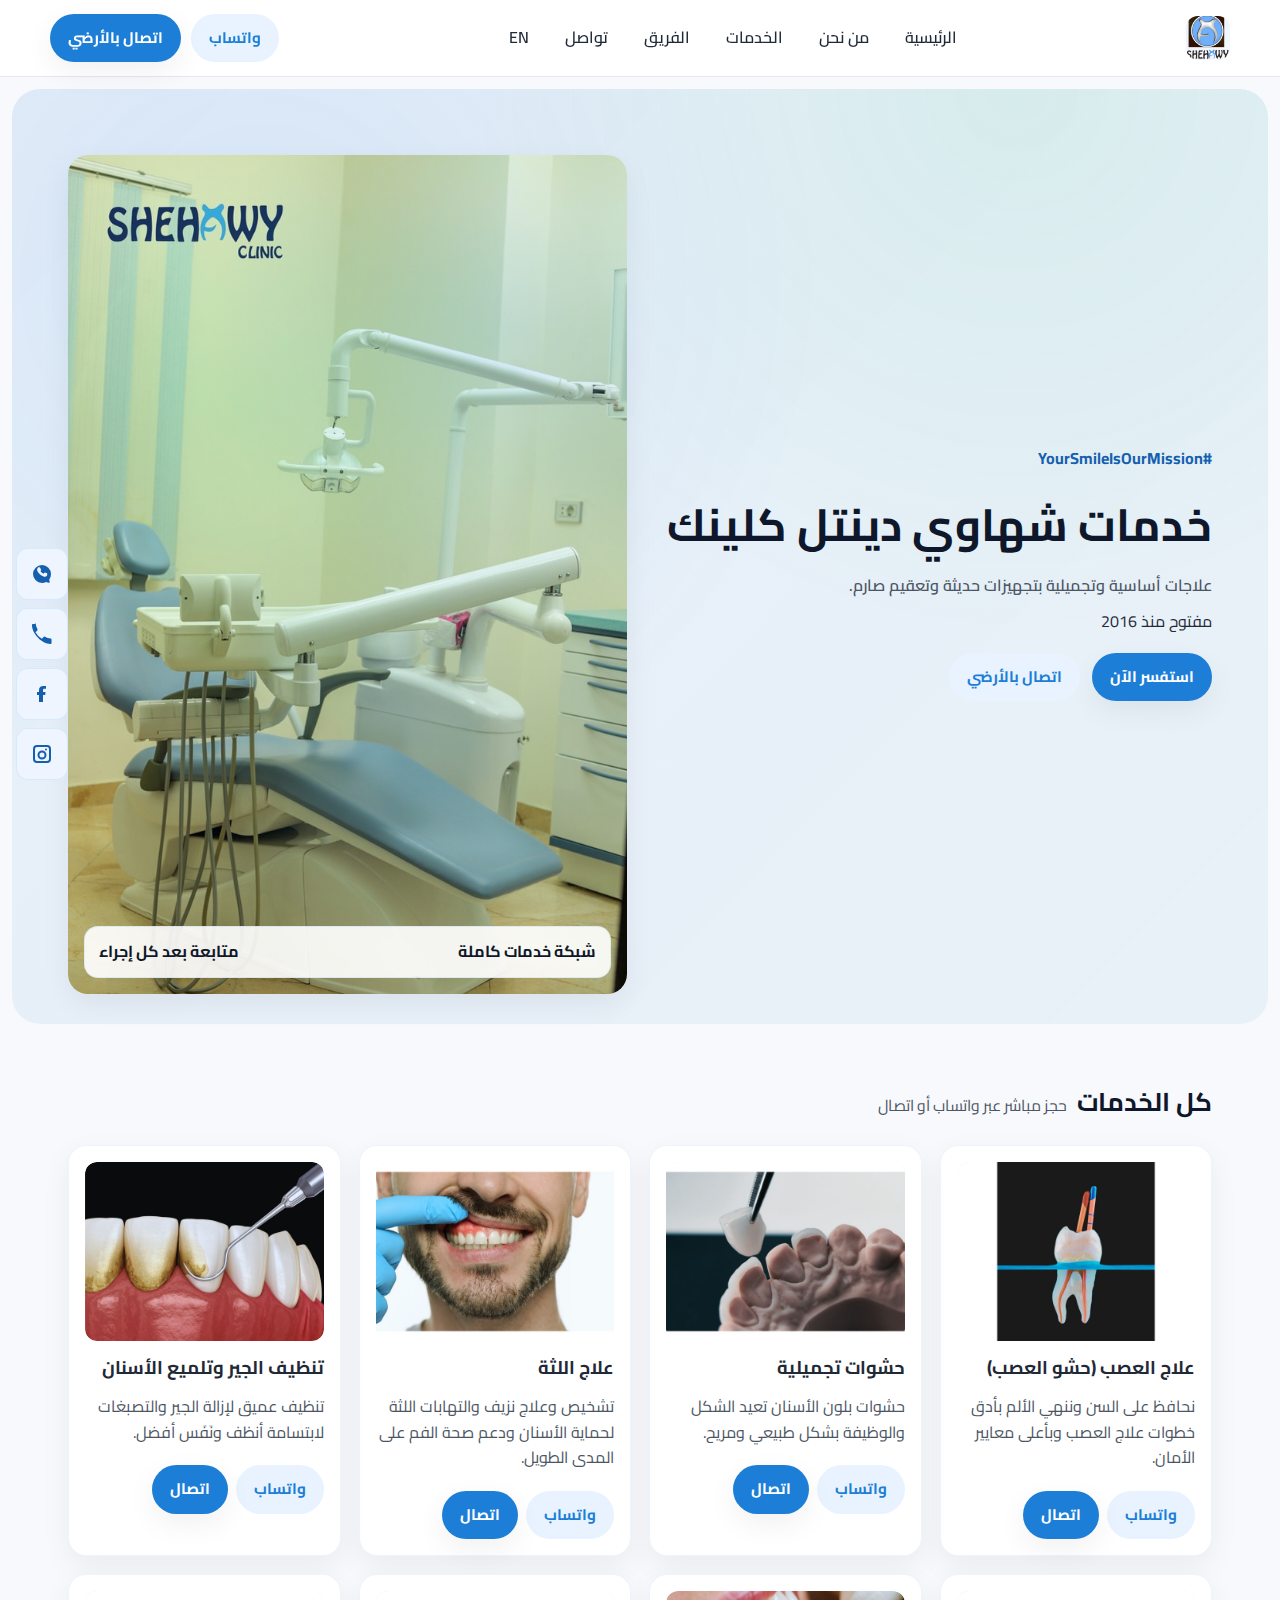
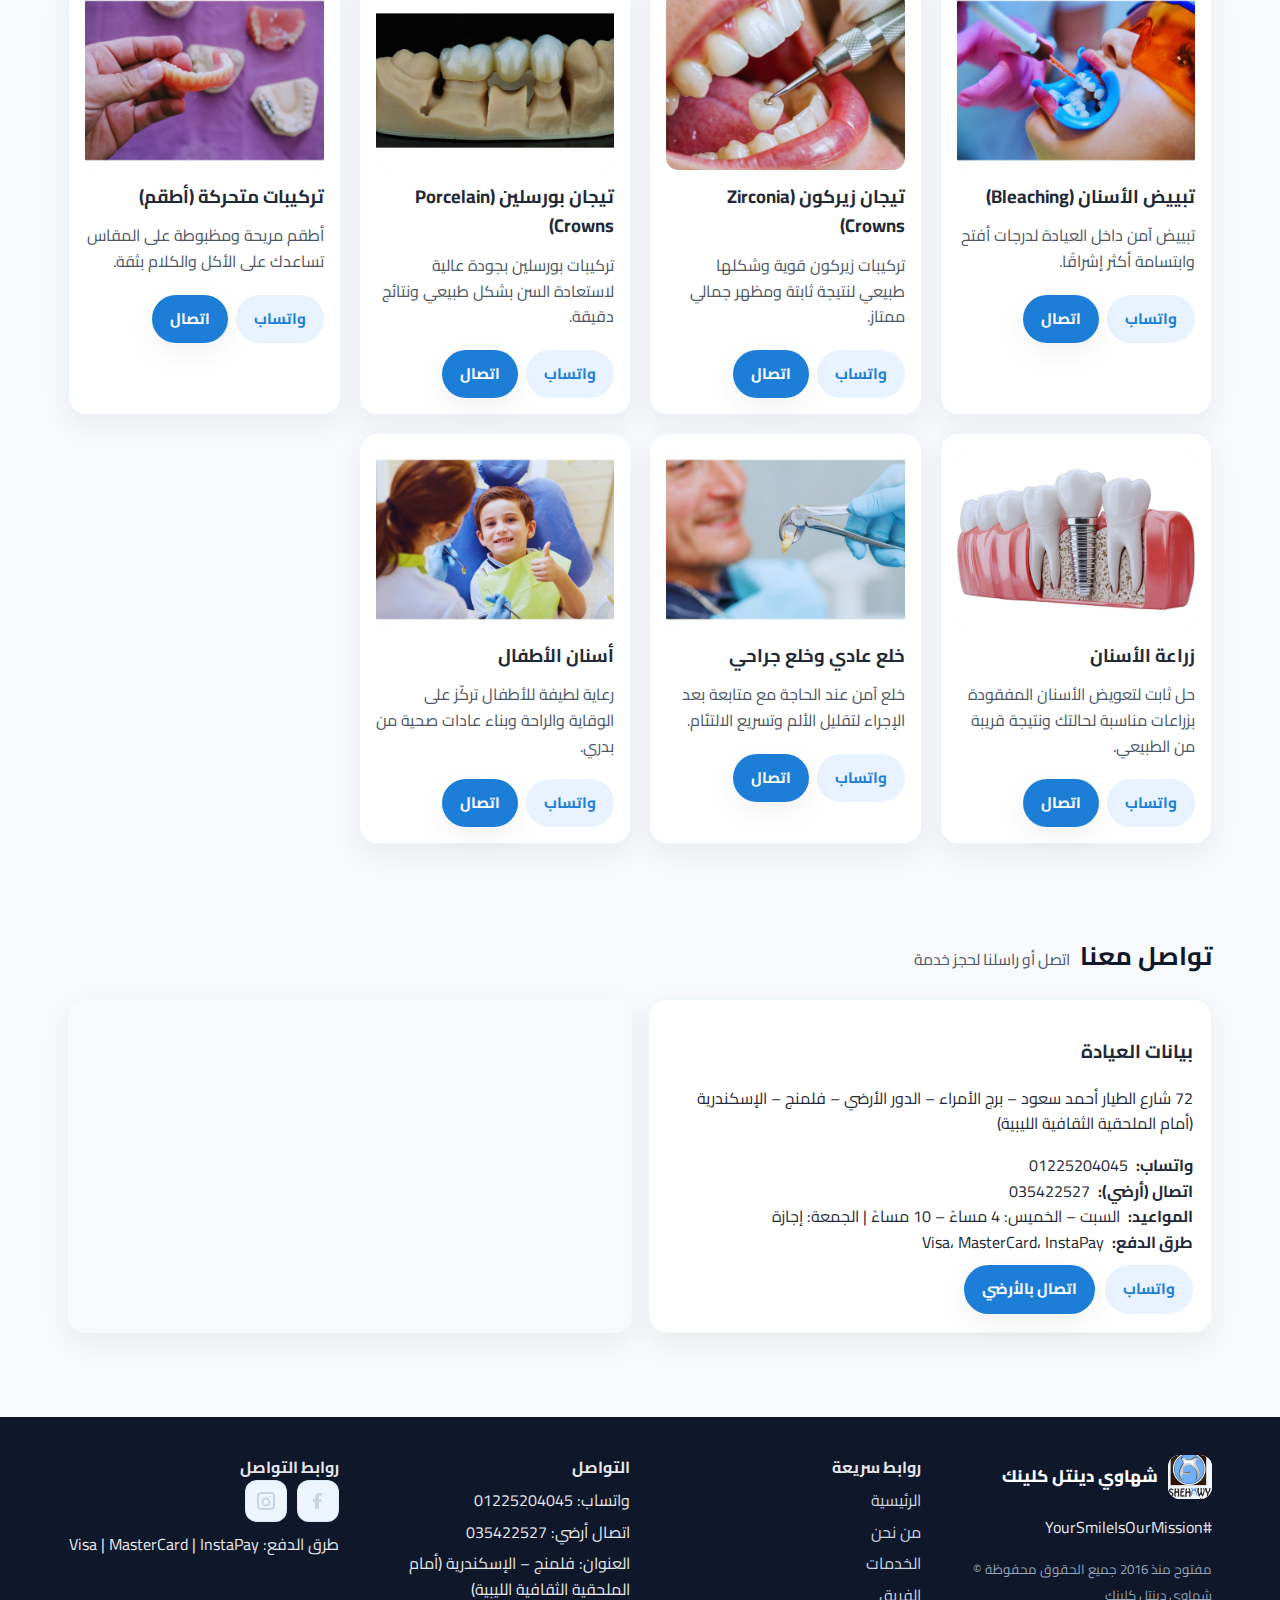
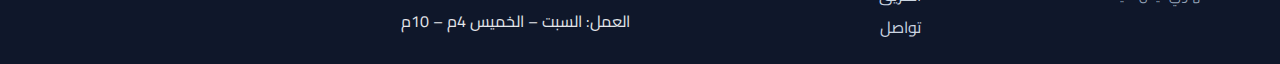
<file: services/index.html>
<!DOCTYPE html>
<html lang="ar" dir="rtl">
<head>
  <meta charset="UTF-8">
  <meta name="viewport" content="width=device-width, initial-scale=1.0">
  <title>الخدمات | شهاوي دينتل كلينك</title>
  <meta name="description" content="جميع خدمات شهاوي دينتل كلينك: علاج العصب، حشوات تجميلية، علاج اللثة، تبييض الأسنان، التركيبات، الزراعة والمزيد.">
  <link rel="icon" href="../assets/favicon.png">
  <link rel="stylesheet" href="../styles/main.css">
  <meta property="og:type" content="website">
  <meta property="og:title" content="الخدمات | شهاوي دينتل كلينك">
  <meta property="og:description" content="تعرف على خدمات الأسنان المتكاملة مع فريق شهاوي دينتل كلينك في فلمنج.">
  <meta property="og:image" content="https://shehawydentalclinic.com/assets/Logos1.png">
  <meta property="og:url" content="https://shehawydentalclinic.com/services/">
  <link rel="alternate" hreflang="ar" href="https://shehawydentalclinic.com/services/">
  <link rel="alternate" hreflang="en" href="https://shehawydentalclinic.com/en/services/">
  <link rel="canonical" href="https://shehawydentalclinic.com/services/">
  <script type="application/ld+json">
  {
    "@context": "https://schema.org",
    "@type": "Dentist",
    "name": "شهاوي دينتل كلينك",
    "image": "https://shehawydentalclinic.com/assets/Logos1.png",
    "url": "https://shehawydentalclinic.com/",
    "telephone": "+20 3 542 2527",
    "address": {
      "@type": "PostalAddress",
      "streetAddress": "72 شارع الطيار أحمد سعود – برج الأمراء – الدور الأرضي – فلمنج (أمام الملحقية الثقافية الليبية)",
      "addressLocality": "الإسكندرية",
      "addressCountry": "EG"
    },
    "openingHoursSpecification": [{
      "@type": "OpeningHoursSpecification",
      "dayOfWeek": ["Saturday","Sunday","Monday","Tuesday","Wednesday","Thursday"],
      "opens": "16:00",
      "closes": "22:00"
    }],
    "sameAs": [
      "https://www.facebook.com/SHDC2016",
      "https://www.instagram.com/shdc2016"
    ]
  }
  </script>
</head>
<body class="lang-ar page">
  <header class="site-header" id="top">
    <div class="container header-content">
      <div class="logo-wrap">
        <span class="logo-image"><img src="../assets/Logos1.png" alt="شعار شهاوي دينتل كلينك"></span>
        <span class="logo-text">شهاوي دينتل كلينك</span>
      </div>
      <nav class="main-nav" aria-label="التنقل الرئيسي">
        <a class="nav-link" href="../">الرئيسية</a>
        <a class="nav-link" href="../#about">من نحن</a>
        <a class="nav-link" href="./">الخدمات</a>
        <a class="nav-link" href="../team/">الفريق</a>
        <a class="nav-link" href="#contact">تواصل</a>
        <a class="nav-link" href="../en/services/" data-language-toggle="en">EN</a>
      </nav>
      <div class="header-actions">
        <a class="cta cta-secondary" href="https://wa.me/201225204045">واتساب</a>
        <a class="cta cta-primary" href="tel:+2035422527">اتصال بالأرضي</a>
        <button class="menu-toggle" aria-label="فتح القائمة" aria-expanded="false">☰</button>
      </div>
    </div>
    <div class="mobile-panel" aria-label="قائمة الهاتف">
      <a class="nav-link" href="../">الرئيسية</a>
      <a class="nav-link" href="../#about">من نحن</a>
      <a class="nav-link" href="./">الخدمات</a>
      <a class="nav-link" href="../team/">الفريق</a>
      <a class="nav-link" href="#contact">تواصل</a>
      <div class="quick-actions">
        <a class="cta cta-secondary" href="https://wa.me/201225204045">واتساب</a>
        <a class="cta cta-primary" href="tel:+2035422527">اتصال بالأرضي</a>
      </div>
      <a class="cta cta-secondary" href="../en/services/" data-language-toggle="en">English</a>
    </div>
  </header>

  <main>
    <section class="hero" aria-labelledby="services-title">
      <div class="container hero-grid">
        <div>
          <p class="hero-hashtag">#YourSmileIsOurMission</p>
          <h1 class="hero-title" id="services-title">خدمات شهاوي دينتل كلينك</h1>
          <p class="hero-subtitle">علاجات أساسية وتجميلية بتجهيزات حديثة وتعقيم صارم.</p>
          <div class="trust-pill">مفتوح منذ 2016</div>
          <div class="hero-actions">
            <a class="cta cta-primary" href="https://wa.me/201225204045">استفسر الآن</a>
            <a class="cta cta-secondary" href="tel:+2035422527">اتصال بالأرضي</a>
          </div>
        </div>
        <div class="hero-image" aria-hidden="true">
          <img src="../assets/clinic3.jpeg" alt="غرفة العيادة">
          <div class="hero-pattern"></div>
          <div class="hero-badge">
            <span>شبكة خدمات كاملة</span>
            <span>متابعة بعد كل إجراء</span>
          </div>
        </div>
      </div>
    </section>

    <section class="section">
      <div class="container">
        <div class="section-heading">
          <h2 class="section-title">كل الخدمات</h2>
          <p class="section-subtitle">حجز مباشر عبر واتساب أو اتصال</p>
        </div>
        <div class="card-grid">
          <div class="card">
            <div class="media-frame">
              <img loading="lazy" src="../assets/services/RCT.jpg" alt="علاج العصب">
            </div>
            <h3>علاج العصب (حشو العصب)</h3>
            <p>نحافظ على السن وننهي الألم بأدق خطوات علاج العصب وبأعلى معايير الأمان.</p>
            <div class="card-actions">
              <a class="cta cta-secondary" href="https://wa.me/201225204045">واتساب</a>
              <a class="cta cta-primary" href="tel:+2035422527">اتصال</a>
            </div>
          </div>
          <div class="card">
            <div class="media-frame">
              <img loading="lazy" src="../assets/services/veneer.jpg" alt="حشوات تجميلية">
            </div>
            <h3>حشوات تجميلية</h3>
            <p>حشوات بلون الأسنان تعيد الشكل والوظيفة بشكل طبيعي ومريح.</p>
            <div class="card-actions">
              <a class="cta cta-secondary" href="https://wa.me/201225204045">واتساب</a>
              <a class="cta cta-primary" href="tel:+2035422527">اتصال</a>
            </div>
          </div>
          <div class="card">
            <div class="media-frame">
              <img loading="lazy" src="../assets/services/gum.jpg" alt="علاج اللثة">
            </div>
            <h3>علاج اللثة</h3>
            <p>تشخيص وعلاج نزيف والتهابات اللثة لحماية الأسنان ودعم صحة الفم على المدى الطويل.</p>
            <div class="card-actions">
              <a class="cta cta-secondary" href="https://wa.me/201225204045">واتساب</a>
              <a class="cta cta-primary" href="tel:+2035422527">اتصال</a>
            </div>
          </div>
          <div class="card">
            <div class="media-frame">
              <img loading="lazy" src="../assets/services/scaling.jpg" alt="تنظيف الجير">
            </div>
            <h3>تنظيف الجير وتلميع الأسنان</h3>
            <p>تنظيف عميق لإزالة الجير والتصبغات لابتسامة أنظف ونَفَس أفضل.</p>
            <div class="card-actions">
              <a class="cta cta-secondary" href="https://wa.me/201225204045">واتساب</a>
              <a class="cta cta-primary" href="tel:+2035422527">اتصال</a>
            </div>
          </div>
          <div class="card">
            <div class="media-frame">
              <img loading="lazy" src="../assets/services/bleach.jpg" alt="تبييض الأسنان">
            </div>
            <h3>تبييض الأسنان (Bleaching)</h3>
            <p>تبييض آمن داخل العيادة لدرجات أفتح وابتسامة أكثر إشراقًا.</p>
            <div class="card-actions">
              <a class="cta cta-secondary" href="https://wa.me/201225204045">واتساب</a>
              <a class="cta cta-primary" href="tel:+2035422527">اتصال</a>
            </div>
          </div>
          <div class="card">
            <div class="media-frame">
              <img loading="lazy" src="../assets/services/zir.jpg" alt="تيجان زيركون">
            </div>
            <h3>تيجان زيركون (Zirconia Crowns)</h3>
            <p>تركيبات زيركون قوية وشكلها طبيعي لنتيجة ثابتة ومظهر جمالي ممتاز.</p>
            <div class="card-actions">
              <a class="cta cta-secondary" href="https://wa.me/201225204045">واتساب</a>
              <a class="cta cta-primary" href="tel:+2035422527">اتصال</a>
            </div>
          </div>
          <div class="card">
            <div class="media-frame">
              <img loading="lazy" src="../assets/services/pfm.jpg" alt="تيجان بورسلين">
            </div>
            <h3>تيجان بورسلين (Porcelain Crowns)</h3>
            <p>تركيبات بورسلين بجودة عالية لاستعادة السن بشكل طبيعي ونتائج دقيقة.</p>
            <div class="card-actions">
              <a class="cta cta-secondary" href="https://wa.me/201225204045">واتساب</a>
              <a class="cta cta-primary" href="tel:+2035422527">اتصال</a>
            </div>
          </div>
          <div class="card">
            <div class="media-frame">
              <img loading="lazy" src="../assets/services/RPD.jpg" alt="تركيبات متحركة">
            </div>
            <h3>تركيبات متحركة (أطقم)</h3>
            <p>أطقم مريحة ومظبوطة على المقاس تساعدك على الأكل والكلام بثقة.</p>
            <div class="card-actions">
              <a class="cta cta-secondary" href="https://wa.me/201225204045">واتساب</a>
              <a class="cta cta-primary" href="tel:+2035422527">اتصال</a>
            </div>
          </div>
          <div class="card">
            <div class="media-frame">
              <img loading="lazy" src="../assets/services/implant.JPG" alt="زراعة الأسنان">
            </div>
            <h3>زراعة الأسنان</h3>
            <p>حل ثابت لتعويض الأسنان المفقودة بزراعات مناسبة لحالتك ونتيجة قريبة من الطبيعي.</p>
            <div class="card-actions">
              <a class="cta cta-secondary" href="https://wa.me/201225204045">واتساب</a>
              <a class="cta cta-primary" href="tel:+2035422527">اتصال</a>
            </div>
          </div>
          <div class="card">
            <div class="media-frame">
              <img loading="lazy" src="../assets/services/Extr.jpg" alt="خلع الأسنان">
            </div>
            <h3>خلع عادي وخلع جراحي</h3>
            <p>خلع آمن عند الحاجة مع متابعة بعد الإجراء لتقليل الألم وتسريع الالتئام.</p>
            <div class="card-actions">
              <a class="cta cta-secondary" href="https://wa.me/201225204045">واتساب</a>
              <a class="cta cta-primary" href="tel:+2035422527">اتصال</a>
            </div>
          </div>
          <div class="card">
            <div class="media-frame">
              <img loading="lazy" src="../assets/services/pedo.jpg" alt="أسنان الأطفال">
            </div>
            <h3>أسنان الأطفال</h3>
            <p>رعاية لطيفة للأطفال تركّز على الوقاية والراحة وبناء عادات صحية من بدري.</p>
            <div class="card-actions">
              <a class="cta cta-secondary" href="https://wa.me/201225204045">واتساب</a>
              <a class="cta cta-primary" href="tel:+2035422527">اتصال</a>
            </div>
          </div>
        </div>
      </div>
    </section>

    <section class="section" id="contact">
      <div class="container">
        <div class="section-heading">
          <h2 class="section-title">تواصل معنا</h2>
          <p class="section-subtitle">اتصل أو راسلنا لحجز خدمة</p>
        </div>
        <div class="contact-grid">
          <div class="contact-card">
            <h3>بيانات العيادة</h3>
            <p>72 شارع الطيار أحمد سعود – برج الأمراء – الدور الأرضي – فلمنج – الإسكندرية (أمام الملحقية الثقافية الليبية)</p>
            <div class="contact-row"><strong>واتساب:</strong> 01225204045</div>
            <div class="contact-row"><strong>اتصال (أرضي):</strong> 035422527</div>
            <div class="hours-row"><strong>المواعيد:</strong> السبت – الخميس: 4 مساءً – 10 مساءً | الجمعة: إجازة</div>
            <div class="payment-row"><strong>طرق الدفع:</strong> Visa، MasterCard، InstaPay</div>
            <div class="quick-actions">
              <a class="cta cta-secondary" href="https://wa.me/201225204045">واتساب</a>
              <a class="cta cta-primary" href="tel:+2035422527">اتصال بالأرضي</a>
            </div>
          </div>
          <div class="map-embed">
            <iframe title="موقع شهاوي دينتل كلينك" src="https://www.google.com/maps/embed?pb=!1m18!1m12!1m3!1d27637.882081563096!2d29.955916355759123!3d31.247755210221553!2m3!1f0!2f0!3f0!3m2!1i1024!2i768!4f13.1!3m3!1m2!1s0x14f5c3f5fef65bbf%3A0x31d2475d35bd3c1b!2sFleming%2C%20Alexandria%20Governorate%2C%20Egypt!5e0!3m2!1sen!2seg!4v1700000000000" allowfullscreen="" loading="lazy" referrerpolicy="no-referrer-when-downgrade"></iframe>
          </div>
        </div>
      </div>
    </section>
  </main>

  <footer class="footer">
    <div class="container footer-grid">
      <div>
        <div class="logo-wrap">
          <span class="logo-image"><img src="../assets/Logos1.png" alt="شعار شهاوي دينتل كلينك"></span>
          <span class="logo-text">شهاوي دينتل كلينك</span>
        </div>
        <p>#YourSmileIsOurMission</p>
        <small>مفتوح منذ 2016</small>
        <small>جميع الحقوق محفوظة © شهاوي دينتل كلينك</small>
      </div>
      <div>
        <strong>روابط سريعة</strong>
        <ul class="footer-list">
          <li><a href="../">الرئيسية</a></li>
          <li><a href="../#about">من نحن</a></li>
          <li><a href="./">الخدمات</a></li>
          <li><a href="../team/">الفريق</a></li>
          <li><a href="#contact">تواصل</a></li>
        </ul>
      </div>
      <div>
        <strong>التواصل</strong>
        <ul class="footer-list">
          <li class="contact-item">واتساب: 01225204045</li>
          <li class="contact-item">اتصال أرضي: 035422527</li>
          <li>العنوان: فلمنج – الإسكندرية (أمام الملحقية الثقافية الليبية)</li>
          <li>العمل: السبت – الخميس 4م – 10م</li>
        </ul>
      </div>
      <div>
        <strong>روابط التواصل</strong>
        <div class="social-icons">
          <a class="social-only" href="https://www.facebook.com/SHDC2016" aria-label="فيسبوك" target="_blank" rel="noreferrer">
            <svg class="icon" viewBox="0 0 24 24" aria-hidden="true">
              <path d="M13 20v-7h2.2l.3-3H13V8.3c0-.9.3-1.5 1.6-1.5H16V4.1C15.6 4 14.5 4 13.3 4 10.7 4 9 5.6 9 8v2H7v3h2v7h4Z" />
            </svg>
          </a>
          <a class="social-only" href="https://www.instagram.com/shdc2016" aria-label="انستجرام" target="_blank" rel="noreferrer">
            <svg class="icon" viewBox="0 0 24 24" aria-hidden="true">
              <path d="M7 3h10a4 4 0 0 1 4 4v10a4 4 0 0 1-4 4H7a4 4 0 0 1-4-4V7a4 4 0 0 1 4-4Zm0 2a2 2 0 0 0-2 2v10a2 2 0 0 0 2 2h10a2 2 0 0 0 2-2V7a2 2 0 0 0-2-2H7Zm5 3.5a4.5 4.5 0 1 1 0 9 4.5 4.5 0 0 1 0-9Zm0 2a2.5 2.5 0 1 0 0 5 2.5 2.5 0 0 0 0-5Zm5-3a1 1 0 1 1-2 0 1 1 0 0 1 2 0Z" />
            </svg>
          </a>
        </div>
        <p style="margin-top:10px;">طرق الدفع: Visa | MasterCard | InstaPay</p>
      </div>
    </div>
  </footer>

  <div class="floating-bar" aria-label="اختصارات التواصل">
    <a class="social-only whatsapp" href="https://wa.me/201225204045" aria-label="واتساب" target="_blank" rel="noreferrer">
      <svg class="icon" viewBox="0 0 24 24" aria-hidden="true">
        <path d="M12 3a9 9 0 1 0 0 18c1.5 0 2.88-.36 4.12-1l2.3.74a1 1 0 0 0 1.25-1.11l-.42-2.22A8.95 8.95 0 0 0 21 12a9 9 0 0 0-9-9Zm5.05 10.57c-.21.58-1.2 1.11-1.67 1.18-.43.06-.97.09-1.57-.1-.36-.12-.82-.27-1.41-.53-2.48-1.09-4.1-3.6-4.23-3.77-.12-.17-1.01-1.35-1.01-2.58 0-1.24.63-1.84.86-2.09.21-.23.55-.34.88-.34h.63c.2 0 .47.07.73.55.24.45.81 1.58.88 1.69.07.11.12.25.05.4-.07.15-.1.24-.2.37-.1.12-.21.27-.3.36-.1.12-.21.25-.09.48.12.23.52.86 1.12 1.39.77.69 1.41.9 1.65 1 .24.1.38.08.52-.05.14-.13.6-.69.76-.93.16-.24.32-.2.54-.12.22.08 1.39.66 1.63.78.24.12.4.18.46.28.06.1.06.62-.15 1.2Z" />
      </svg>
    </a>
    <a class="social-only" href="tel:+2035422527" aria-label="اتصال">
      <svg class="icon" viewBox="0 0 24 24" aria-hidden="true">
        <path d="M2.01 3.5C2.34 12.16 11.86 21.66 20.5 21.99c.55.02 1-.43 1-1v-3.49c0-.52-.4-.95-.92-1-2.02-.2-3.96-.8-5.63-1.77-.43-.24-.96-.17-1.32.18l-1.77 1.77a15.05 15.05 0 0 1-6.36-6.36l1.77-1.77c.35-.35.42-.89.18-1.32-.97-1.67-1.57-3.6-1.77-5.63A1.003 1.003 0 0 0 4.5 2H3c-.55 0-1 .45-1 1v.5Z" />
      </svg>
    </a>
    <a class="social-only" href="https://www.facebook.com/SHDC2016" aria-label="فيسبوك" target="_blank" rel="noreferrer">
      <svg class="icon" viewBox="0 0 24 24" aria-hidden="true">
        <path d="M13 20v-7h2.2l.3-3H13V8.3c0-.9.3-1.5 1.6-1.5H16V4.1C15.6 4 14.5 4 13.3 4 10.7 4 9 5.6 9 8v2H7v3h2v7h4Z" />
      </svg>
    </a>
    <a class="social-only" href="https://www.instagram.com/shdc2016" aria-label="انستجرام" target="_blank" rel="noreferrer">
      <svg class="icon" viewBox="0 0 24 24" aria-hidden="true">
        <path d="M7 3h10a4 4 0 0 1 4 4v10a4 4 0 0 1-4 4H7a4 4 0 0 1-4-4V7a4 4 0 0 1 4-4Zm0 2a2 2 0 0 0-2 2v10a2 2 0 0 0 2 2h10a2 2 0 0 0 2-2V7a2 2 0 0 0-2-2H7Zm5 3.5a4.5 4.5 0 1 1 0 9 4.5 4.5 0 0 1 0-9Zm0 2a2.5 2.5 0 1 0 0 5 2.5 2.5 0 0 0 0-5Zm5-3a1 1 0 1 1-2 0 1 1 0 0 1 2 0Z" />
      </svg>
    </a>
  </div>

  <script src="../scripts/main.js" defer></script>
</body>
</html>
</file>
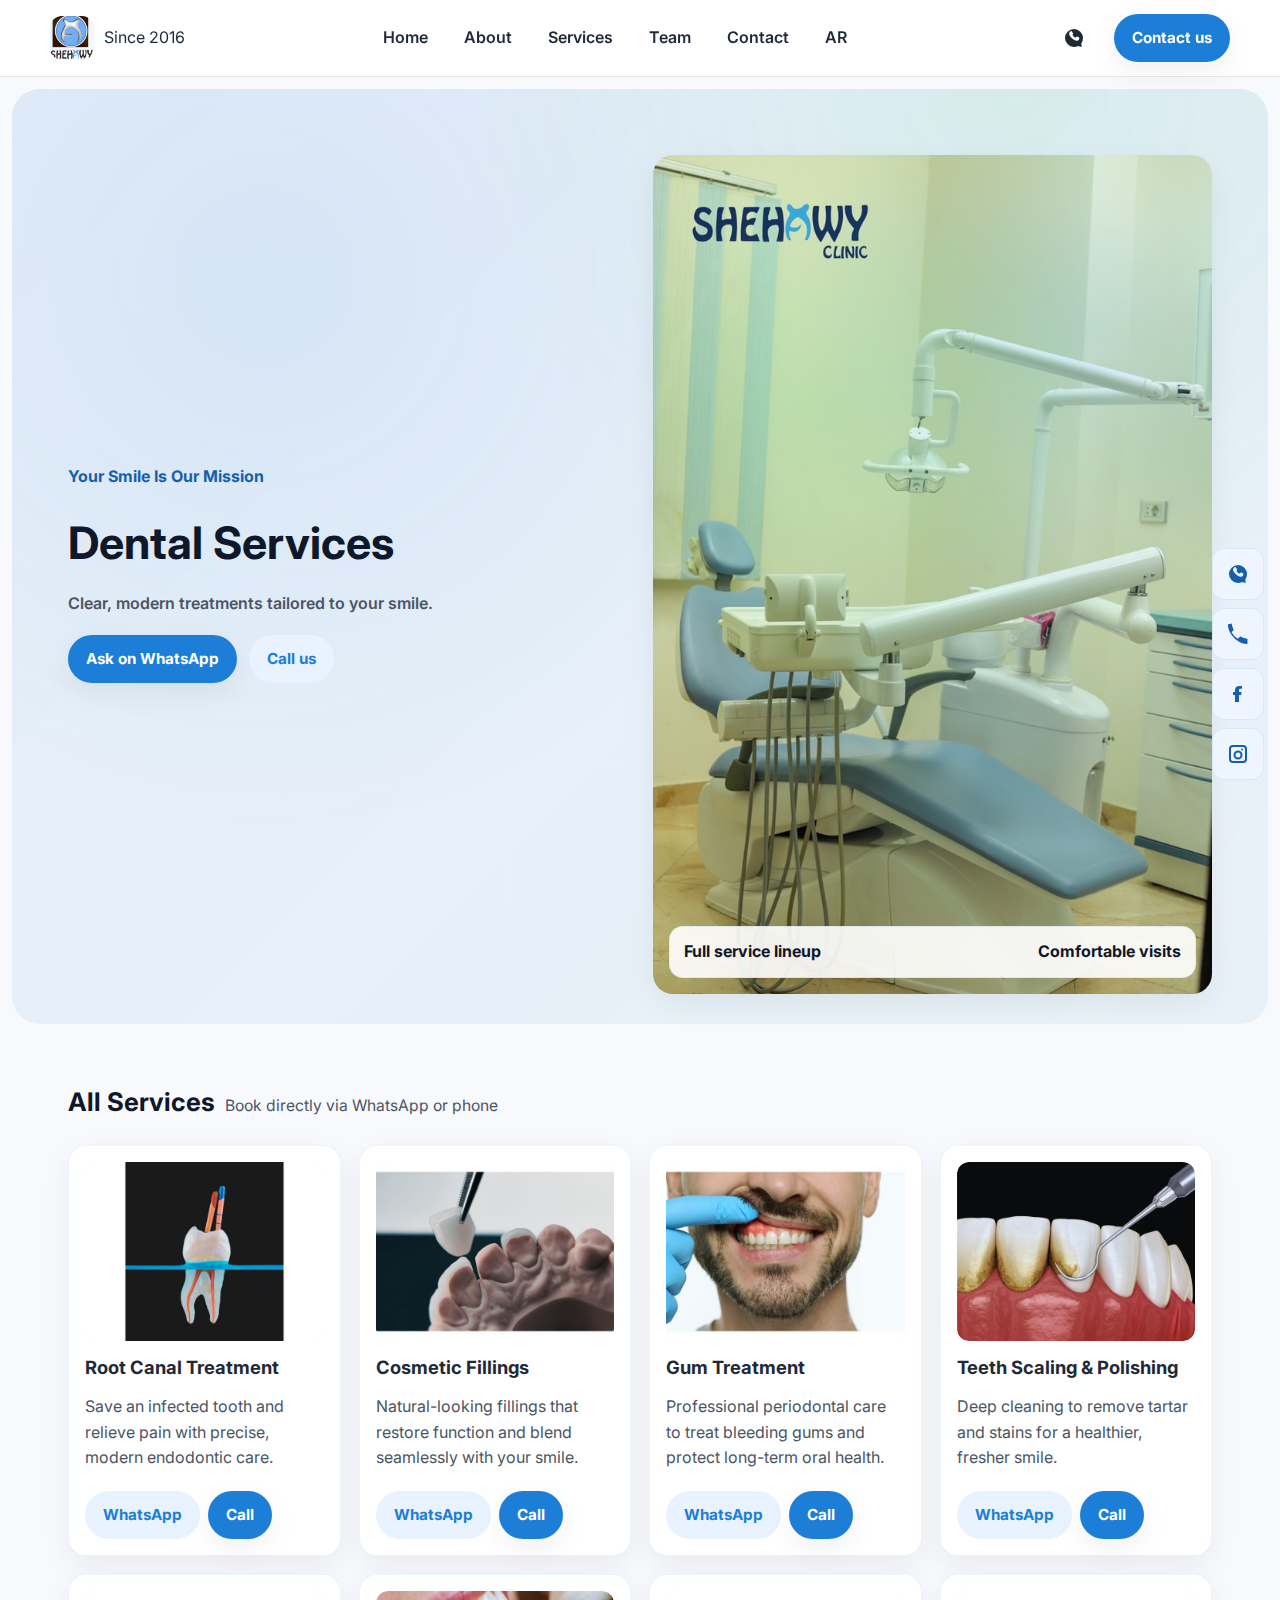
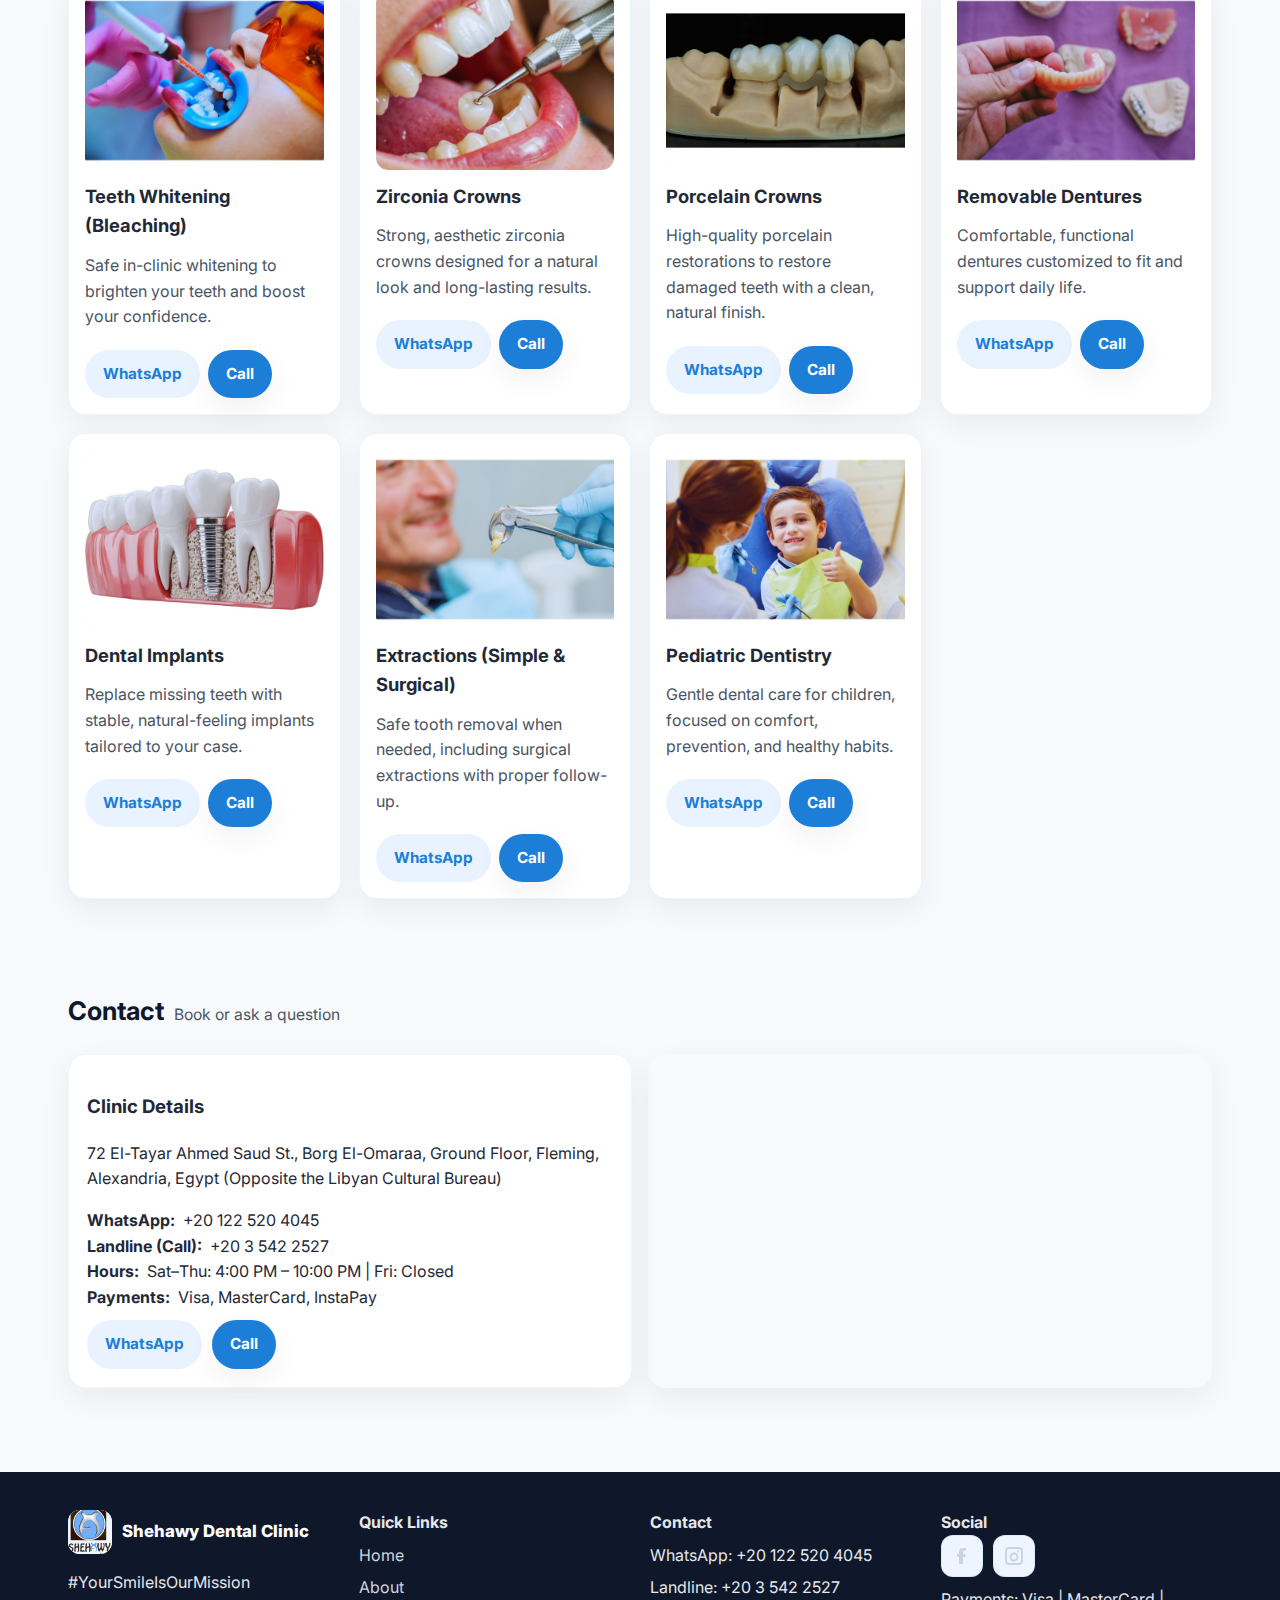
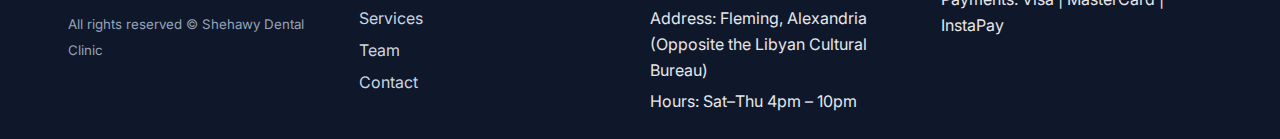
<file: en/services/index.html>
<!DOCTYPE html>
<html lang="en" dir="ltr">
<head>
  <!-- Google tag (gtag.js) -->
<script async src="https://www.googletagmanager.com/gtag/js?id=AW-17962372475"></script>
<script>
  window.dataLayer = window.dataLayer || [];
  function gtag(){dataLayer.push(arguments);}
  gtag('js', new Date());

  gtag('config', 'AW-17962372475');
</script>  <meta charset="UTF-8">
  <meta name="viewport" content="width=device-width, initial-scale=1.0">
  <title>Services | Shehawy Dental Clinic</title>
  <meta name="description" content="Explore all services at Shehawy Dental Clinic: root canal, cosmetic fillings, gum treatment, whitening, crowns, implants, and pediatric care.">
  <link rel="icon" href="../../assets/favicon.png">
  <link rel="stylesheet" href="../../styles/main.css">
  <meta property="og:type" content="website">
  <meta property="og:title" content="Services | Shehawy Dental Clinic">
  <meta property="og:description" content="Comprehensive dental services with modern equipment and a caring team in Fleming, Alexandria.">
  <meta property="og:image" content="https://shehawydentalclinic.com/assets/Logos1.png">
  <meta property="og:url" content="https://shehawydentalclinic.com/en/services/">
  <link rel="alternate" hreflang="ar" href="https://shehawydentalclinic.com/services/">
  <link rel="alternate" hreflang="en" href="https://shehawydentalclinic.com/en/services/">
  <link rel="canonical" href="https://shehawydentalclinic.com/en/services/">
  <script type="application/ld+json">
  {
    "@context": "https://schema.org",
    "@type": "Dentist",
    "name": "Shehawy Dental Clinic",
    "image": "https://shehawydentalclinic.com/assets/Logos1.png",
    "url": "https://shehawydentalclinic.com/en/",
    "telephone": "+20 3 542 2527",
    "address": {
      "@type": "PostalAddress",
      "streetAddress": "72 El-Tayar Ahmed Saud St., Borg El-Omaraa, Ground Floor, Fleming (Opposite the Libyan Cultural Bureau)",
      "addressLocality": "Alexandria",
      "addressCountry": "EG"
    },
    "openingHoursSpecification": [{
      "@type": "OpeningHoursSpecification",
      "dayOfWeek": ["Saturday","Sunday","Monday","Tuesday","Wednesday","Thursday"],
      "opens": "16:00",
      "closes": "22:00"
    }],
    "sameAs": [
      "https://www.facebook.com/SHDC2016",
      "https://www.instagram.com/shdc2016"
    ]
  }
  </script>
</head>
<body class="lang-en page">
  <header class="site-header" id="top">
    <div class="container header-content">
      <a class="logo-wrap" href="../" aria-label="Back to home">
        <span class="logo-image"><img src="../../assets/Logos1.png" alt="Shehawy Dental Clinic logo"></span>
        <span class="brand-text">
          <span class="logo-text">Shehawy Dental Clinic</span>
          <span class="brand-since">Since 2016</span>
        </span>
      </a>
      <nav class="main-nav" aria-label="Primary navigation">
        <a class="nav-link" href="../">Home</a>
        <a class="nav-link" href="../#about">About</a>
        <a class="nav-link" href="./">Services</a>
        <a class="nav-link" href="../team/">Team</a>
        <a class="nav-link" href="#contact">Contact</a>
        <a class="nav-link language-switch" href="../../services/" data-language-toggle="ar">AR</a>
      </nav>
      <div class="header-actions">
        <a class="cta cta-icon whatsapp-icon" href="https://wa.me/201225204045" aria-label="WhatsApp">
          <svg class="icon" viewBox="0 0 24 24" aria-hidden="true">
            <path d="M12 3a9 9 0 1 0 0 18c1.5 0 2.88-.36 4.12-1l2.3.74a1 1 0 0 0 1.25-1.11l-.42-2.22A8.95 8.95 0 0 0 21 12a9 9 0 0 0-9-9Zm5.05 10.57c-.21.58-1.2 1.11-1.67 1.18-.43.06-.97.09-1.57-.1-.36-.12-.82-.27-1.41-.53-2.48-1.09-4.1-3.6-4.23-3.77-.12-.17-1.01-1.35-1.01-2.58 0-1.24.63-1.84.86-2.09.21-.23.55-.34.88-.34h.63c.2 0 .47.07.73.55.24.45.81 1.58.88 1.69.07.11.12.25.05.4-.07.15-.1.24-.2.37-.1.12-.21.27-.3.36-.1.12-.21.25-.09.48.12.23.52.86 1.12 1.39.77.69 1.41.9 1.65 1 .24.1.38.08.52-.05.14-.13.6-.69.76-.93.16-.24.32-.2.54-.12.22.08 1.39.66 1.63.78.24.12.4.18.46.28.06.1.06.62-.15 1.2Z" />
          </svg>
        </a>
        <a class="cta cta-primary" href="tel:+2035422527">Contact us</a>
        <button class="menu-toggle" aria-label="Open menu" aria-expanded="false">☰</button>
      </div>
    </div>
    <div class="mobile-panel" aria-label="Mobile menu">
      <a class="nav-link" href="../">Home</a>
      <a class="nav-link" href="../#about">About</a>
      <a class="nav-link" href="./">Services</a>
      <a class="nav-link" href="../team/">Team</a>
      <a class="nav-link" href="#contact">Contact</a>
      <div class="quick-actions">
        <a class="cta cta-icon whatsapp-icon" href="https://wa.me/201225204045" aria-label="WhatsApp">
          <svg class="icon" viewBox="0 0 24 24" aria-hidden="true">
            <path d="M12 3a9 9 0 1 0 0 18c1.5 0 2.88-.36 4.12-1l2.3.74a1 1 0 0 0 1.25-1.11l-.42-2.22A8.95 8.95 0 0 0 21 12a9 9 0 0 0-9-9Zm5.05 10.57c-.21.58-1.2 1.11-1.67 1.18-.43.06-.97.09-1.57-.1-.36-.12-.82-.27-1.41-.53-2.48-1.09-4.1-3.6-4.23-3.77-.12-.17-1.01-1.35-1.01-2.58 0-1.24.63-1.84.86-2.09.21-.23.55-.34.88-.34h.63c.2 0 .47.07.73.55.24.45.81 1.58.88 1.69.07.11.12.25.05.4-.07.15-.1.24-.2.37-.1.12-.21.27-.3.36-.1.12-.21.25-.09.48.12.23.52.86 1.12 1.39.77.69 1.41.9 1.65 1 .24.1.38.08.52-.05.14-.13.6-.69.76-.93.16-.24.32-.2.54-.12.22.08 1.39.66 1.63.78.24.12.4.18.46.28.06.1.06.62-.15 1.2Z" />
          </svg>
        </a>
        <a class="cta cta-primary" href="tel:+2035422527">Contact us</a>
      </div>
      <a class="cta cta-secondary" href="../../services/" data-language-toggle="ar">العربية</a>
    </div>
  </header>

  <main>
    <section class="hero" aria-labelledby="services-title">
      <div class="container hero-grid">
        <div>
          <p class="hero-hashtag">Your Smile Is Our Mission</p>
          <h1 class="hero-title" id="services-title">Dental Services</h1>
          <p class="hero-subtitle">Clear, modern treatments tailored to your smile.</p>
          <div class="hero-actions">
            <a class="cta cta-primary" href="https://wa.me/201225204045">Ask on WhatsApp</a>
            <a class="cta cta-secondary" href="tel:+2035422527">Call us</a>
          </div>
        </div>
        <div class="hero-image" aria-hidden="true">
          <img src="../../assets/clinic3.jpeg" alt="Clinic operatory">
          <div class="hero-pattern"></div>
          <div class="hero-badge">
            <span>Full service lineup</span>
            <span>Comfortable visits</span>
          </div>
        </div>
      </div>
    </section>

    <section class="section">
      <div class="container">
        <div class="section-heading">
          <h2 class="section-title">All Services</h2>
          <p class="section-subtitle">Book directly via WhatsApp or phone</p>
        </div>
        <div class="card-grid">
          <div class="card">
            <div class="media-frame">
              <img loading="lazy" src="../../assets/services/RCT.jpg" alt="Root Canal Treatment">
            </div>
            <h3>Root Canal Treatment</h3>
            <p>Save an infected tooth and relieve pain with precise, modern endodontic care.</p>
            <div class="card-actions">
              <a class="cta cta-secondary" href="https://wa.me/201225204045">WhatsApp</a>
              <a class="cta cta-primary" href="tel:+2035422527">Call</a>
            </div>
          </div>
          <div class="card">
            <div class="media-frame">
              <img loading="lazy" src="../../assets/services/veneer.jpg" alt="Cosmetic Fillings">
            </div>
            <h3>Cosmetic Fillings</h3>
            <p>Natural-looking fillings that restore function and blend seamlessly with your smile.</p>
            <div class="card-actions">
              <a class="cta cta-secondary" href="https://wa.me/201225204045">WhatsApp</a>
              <a class="cta cta-primary" href="tel:+2035422527">Call</a>
            </div>
          </div>
          <div class="card">
            <div class="media-frame">
              <img loading="lazy" src="../../assets/services/gum.jpg" alt="Gum Treatment">
            </div>
            <h3>Gum Treatment</h3>
            <p>Professional periodontal care to treat bleeding gums and protect long-term oral health.</p>
            <div class="card-actions">
              <a class="cta cta-secondary" href="https://wa.me/201225204045">WhatsApp</a>
              <a class="cta cta-primary" href="tel:+2035422527">Call</a>
            </div>
          </div>
          <div class="card">
            <div class="media-frame">
              <img loading="lazy" src="../../assets/services/scaling.jpg" alt="Teeth Scaling and Polishing">
            </div>
            <h3>Teeth Scaling &amp; Polishing</h3>
            <p>Deep cleaning to remove tartar and stains for a healthier, fresher smile.</p>
            <div class="card-actions">
              <a class="cta cta-secondary" href="https://wa.me/201225204045">WhatsApp</a>
              <a class="cta cta-primary" href="tel:+2035422527">Call</a>
            </div>
          </div>
          <div class="card">
            <div class="media-frame">
              <img loading="lazy" src="../../assets/services/bleach.jpg" alt="Teeth Whitening">
            </div>
            <h3>Teeth Whitening (Bleaching)</h3>
            <p>Safe in-clinic whitening to brighten your teeth and boost your confidence.</p>
            <div class="card-actions">
              <a class="cta cta-secondary" href="https://wa.me/201225204045">WhatsApp</a>
              <a class="cta cta-primary" href="tel:+2035422527">Call</a>
            </div>
          </div>
          <div class="card">
            <div class="media-frame">
              <img loading="lazy" src="../../assets/services/zir.jpg" alt="Zirconia Crowns">
            </div>
            <h3>Zirconia Crowns</h3>
            <p>Strong, aesthetic zirconia crowns designed for a natural look and long-lasting results.</p>
            <div class="card-actions">
              <a class="cta cta-secondary" href="https://wa.me/201225204045">WhatsApp</a>
              <a class="cta cta-primary" href="tel:+2035422527">Call</a>
            </div>
          </div>
          <div class="card">
            <div class="media-frame">
              <img loading="lazy" src="../../assets/services/pfm.jpg" alt="Porcelain Crowns">
            </div>
            <h3>Porcelain Crowns</h3>
            <p>High-quality porcelain restorations to restore damaged teeth with a clean, natural finish.</p>
            <div class="card-actions">
              <a class="cta cta-secondary" href="https://wa.me/201225204045">WhatsApp</a>
              <a class="cta cta-primary" href="tel:+2035422527">Call</a>
            </div>
          </div>
          <div class="card">
            <div class="media-frame">
              <img loading="lazy" src="../../assets/services/RPD.jpg" alt="Removable Dentures">
            </div>
            <h3>Removable Dentures</h3>
            <p>Comfortable, functional dentures customized to fit and support daily life.</p>
            <div class="card-actions">
              <a class="cta cta-secondary" href="https://wa.me/201225204045">WhatsApp</a>
              <a class="cta cta-primary" href="tel:+2035422527">Call</a>
            </div>
          </div>
          <div class="card">
            <div class="media-frame">
              <img loading="lazy" src="../../assets/services/implant.JPG" alt="Dental Implants">
            </div>
            <h3>Dental Implants</h3>
            <p>Replace missing teeth with stable, natural-feeling implants tailored to your case.</p>
            <div class="card-actions">
              <a class="cta cta-secondary" href="https://wa.me/201225204045">WhatsApp</a>
              <a class="cta cta-primary" href="tel:+2035422527">Call</a>
            </div>
          </div>
          <div class="card">
            <div class="media-frame">
              <img loading="lazy" src="../../assets/services/Extr.jpg" alt="Dental Extractions">
            </div>
            <h3>Extractions (Simple &amp; Surgical)</h3>
            <p>Safe tooth removal when needed, including surgical extractions with proper follow-up.</p>
            <div class="card-actions">
              <a class="cta cta-secondary" href="https://wa.me/201225204045">WhatsApp</a>
              <a class="cta cta-primary" href="tel:+2035422527">Call</a>
            </div>
          </div>
          <div class="card">
            <div class="media-frame">
              <img loading="lazy" src="../../assets/services/pedo.jpg" alt="Pediatric Dentistry">
            </div>
            <h3>Pediatric Dentistry</h3>
            <p>Gentle dental care for children, focused on comfort, prevention, and healthy habits.</p>
            <div class="card-actions">
              <a class="cta cta-secondary" href="https://wa.me/201225204045">WhatsApp</a>
              <a class="cta cta-primary" href="tel:+2035422527">Call</a>
            </div>
          </div>
        </div>
      </div>
    </section>

    <section class="section" id="contact">
      <div class="container">
        <div class="section-heading">
          <h2 class="section-title">Contact</h2>
          <p class="section-subtitle">Book or ask a question</p>
        </div>
        <div class="contact-grid">
          <div class="contact-card">
            <h3>Clinic Details</h3>
            <p>72 El-Tayar Ahmed Saud St., Borg El-Omaraa, Ground Floor, Fleming, Alexandria, Egypt (Opposite the Libyan Cultural Bureau)</p>
            <div class="contact-row"><strong>WhatsApp:</strong> +20 122 520 4045</div>
            <div class="contact-row"><strong>Landline (Call):</strong> +20 3 542 2527</div>
            <div class="hours-row"><strong>Hours:</strong> Sat–Thu: 4:00 PM – 10:00 PM | Fri: Closed</div>
            <div class="payment-row"><strong>Payments:</strong> Visa, MasterCard, InstaPay</div>
            <div class="quick-actions">
              <a class="cta cta-secondary" href="https://wa.me/201225204045">WhatsApp</a>
              <a class="cta cta-primary" href="tel:+2035422527">Call</a>
            </div>
          </div>
          <div class="map-embed">
            <iframe title="Shehawy Dental Clinic location" width="100%" height="450" style="border:0;" src="https://www.google.com/maps/embed?pb=!1m14!1m12!1m3!1d213.22977995317288!2d29.959120801123966!3d31.22969136923707!2m3!1f0!2f0!3f0!3m2!1i1024!2i768!4f13.1!5e0!3m2!1sen!2sus!4v1767021105975!5m2!1sen!2sus" allowfullscreen="" loading="lazy" referrerpolicy="no-referrer-when-downgrade"></iframe>
          </div>
        </div>
      </div>
    </section>
  </main>

  <footer class="footer">
    <div class="container footer-grid">
      <div>
        <div class="logo-wrap">
          <span class="logo-image"><img src="../../assets/Logos1.png" alt="Shehawy Dental Clinic logo"></span>
          <span class="logo-text">Shehawy Dental Clinic</span>
        </div>
        <p>#YourSmileIsOurMission</p>
        <small>All rights reserved © Shehawy Dental Clinic</small>
      </div>
      <div>
        <strong>Quick Links</strong>
        <ul class="footer-list">
          <li><a href="../">Home</a></li>
          <li><a href="../#about">About</a></li>
          <li><a href="./">Services</a></li>
          <li><a href="../team/">Team</a></li>
          <li><a href="#contact">Contact</a></li>
        </ul>
      </div>
      <div>
        <strong>Contact</strong>
        <ul class="footer-list">
          <li class="contact-item">WhatsApp: +20 122 520 4045</li>
          <li class="contact-item">Landline: +20 3 542 2527</li>
          <li>Address: Fleming, Alexandria (Opposite the Libyan Cultural Bureau)</li>
          <li>Hours: Sat–Thu 4pm – 10pm</li>
        </ul>
      </div>
      <div>
        <strong>Social</strong>
        <div class="social-icons">
          <a class="social-only" href="https://www.facebook.com/SHDC2016" aria-label="Facebook" target="_blank" rel="noreferrer">
            <svg class="icon" viewBox="0 0 24 24" aria-hidden="true">
              <path d="M13 20v-7h2.2l.3-3H13V8.3c0-.9.3-1.5 1.6-1.5H16V4.1C15.6 4 14.5 4 13.3 4 10.7 4 9 5.6 9 8v2H7v3h2v7h4Z" />
            </svg>
          </a>
          <a class="social-only" href="https://www.instagram.com/shdc2016" aria-label="Instagram" target="_blank" rel="noreferrer">
            <svg class="icon" viewBox="0 0 24 24" aria-hidden="true">
              <path d="M7 3h10a4 4 0 0 1 4 4v10a4 4 0 0 1-4 4H7a4 4 0 0 1-4-4V7a4 4 0 0 1 4-4Zm0 2a2 2 0 0 0-2 2v10a2 2 0 0 0 2 2h10a2 2 0 0 0 2-2V7a2 2 0 0 0-2-2H7Zm5 3.5a4.5 4.5 0 1 1 0 9 4.5 4.5 0 0 1 0-9Zm0 2a2.5 2.5 0 1 0 0 5 2.5 2.5 0 0 0 0-5Zm5-3a1 1 0 1 1-2 0 1 1 0 0 1 2 0Z" />
            </svg>
          </a>
        </div>
        <p style="margin-top:10px;">Payments: Visa | MasterCard | InstaPay</p>
      </div>
    </div>
  </footer>

  <div class="floating-bar" aria-label="Quick social links">
    <a class="social-only whatsapp" href="https://wa.me/201225204045" aria-label="WhatsApp" target="_blank" rel="noreferrer">
      <svg class="icon" viewBox="0 0 24 24" aria-hidden="true">
        <path d="M12 3a9 9 0 1 0 0 18c1.5 0 2.88-.36 4.12-1l2.3.74a1 1 0 0 0 1.25-1.11l-.42-2.22A8.95 8.95 0 0 0 21 12a9 9 0 0 0-9-9Zm5.05 10.57c-.21.58-1.2 1.11-1.67 1.18-.43.06-.97.09-1.57-.1-.36-.12-.82-.27-1.41-.53-2.48-1.09-4.1-3.6-4.23-3.77-.12-.17-1.01-1.35-1.01-2.58 0-1.24.63-1.84.86-2.09.21-.23.55-.34.88-.34h.63c.2 0 .47.07.73.55.24.45.81 1.58.88 1.69.07.11.12.25.05.4-.07.15-.1.24-.2.37-.1.12-.21.27-.3.36-.1.12-.21.25-.09.48.12.23.52.86 1.12 1.39.77.69 1.41.9 1.65 1 .24.1.38.08.52-.05.14-.13.6-.69.76-.93.16-.24.32-.2.54-.12.22.08 1.39.66 1.63.78.24.12.4.18.46.28.06.1.06.62-.15 1.2Z" />
      </svg>
    </a>
    <a class="social-only" href="tel:+2035422527" aria-label="Call">
      <svg class="icon" viewBox="0 0 24 24" aria-hidden="true">
        <path d="M2.01 3.5C2.34 12.16 11.86 21.66 20.5 21.99c.55.02 1-.43 1-1v-3.49c0-.52-.4-.95-.92-1-2.02-.2-3.96-.8-5.63-1.77-.43-.24-.96-.17-1.32.18l-1.77 1.77a15.05 15.05 0 0 1-6.36-6.36l1.77-1.77c.35-.35.42-.89.18-1.32-.97-1.67-1.57-3.6-1.77-5.63A1.003 1.003 0 0 0 4.5 2H3c-.55 0-1 .45-1 1v.5Z" />
      </svg>
    </a>
    <a class="social-only" href="https://www.facebook.com/SHDC2016" aria-label="Facebook" target="_blank" rel="noreferrer">
      <svg class="icon" viewBox="0 0 24 24" aria-hidden="true">
        <path d="M13 20v-7h2.2l.3-3H13V8.3c0-.9.3-1.5 1.6-1.5H16V4.1C15.6 4 14.5 4 13.3 4 10.7 4 9 5.6 9 8v2H7v3h2v7h4Z" />
      </svg>
    </a>
    <a class="social-only" href="https://www.instagram.com/shdc2016" aria-label="Instagram" target="_blank" rel="noreferrer">
      <svg class="icon" viewBox="0 0 24 24" aria-hidden="true">
        <path d="M7 3h10a4 4 0 0 1 4 4v10a4 4 0 0 1-4 4H7a4 4 0 0 1-4-4V7a4 4 0 0 1 4-4Zm0 2a2 2 0 0 0-2 2v10a2 2 0 0 0 2 2h10a2 2 0 0 0 2-2V7a2 2 0 0 0-2-2H7Zm5 3.5a4.5 4.5 0 1 1 0 9 4.5 4.5 0 0 1 0-9Zm0 2a2.5 2.5 0 1 0 0 5 2.5 2.5 0 0 0 0-5Zm5-3a1 1 0 1 1-2 0 1 1 0 0 1 2 0Z" />
      </svg>
    </a>
  </div>

  <script src="../../scripts/main.js" defer></script>
</body>
</html>
</file>
<file: styles/main.css>
@import url('https://fonts.googleapis.com/css2?family=Cairo:wght@400;600;700&family=Inter:wght@400;600;700&display=swap');

:root {
  --color-primary: #1c7ed6;
  --color-primary-dark: #155faf;
  --color-accent: #0fbf61;
  --color-bg: #f7f9fc;
  --color-surface: #ffffff;
  --color-text: #1f2937;
  --color-muted: #4b5563;
  --color-border: #e5e7eb;
  --shadow-soft: 0 10px 30px rgba(0, 0, 0, 0.06);
  --radius-lg: 18px;
  --radius-sm: 12px;
  --max-width: 1180px;
}

* {
  box-sizing: border-box;
}

body {
  margin: 0;
  background: var(--color-bg);
  color: var(--color-text);
  font-family: 'Cairo', 'Inter', system-ui, -apple-system, BlinkMacSystemFont, 'Segoe UI', sans-serif;
  line-height: 1.6;
  text-rendering: optimizeLegibility;
}

body.lang-en {
  direction: ltr;
  text-align: left;
  font-family: 'Inter', 'Cairo', system-ui, -apple-system, BlinkMacSystemFont, 'Segoe UI', sans-serif;
}

body.lang-ar {
  direction: rtl;
  text-align: right;
  font-family: 'Cairo', 'Inter', system-ui, -apple-system, BlinkMacSystemFont, 'Segoe UI', sans-serif;
}

a {
  color: inherit;
  text-decoration: none;
}

a:hover,
a:focus-visible {
  color: var(--color-primary-dark);
}

img {
  max-width: 100%;
  height: auto;
  display: block;
  border-radius: var(--radius-sm);
  object-fit: cover;
  background: linear-gradient(135deg, #e6f0ff, #f8fbff);
}

button,
.cta,
.button {
  cursor: pointer;
  border: none;
  border-radius: 999px;
  padding: 12px 18px;
  font-weight: 700;
  font-size: 0.95rem;
  transition: transform 0.2s ease, box-shadow 0.2s ease, background 0.2s ease;
  display: inline-flex;
  align-items: center;
  gap: 8px;
}

button:focus-visible,
.cta:focus-visible,
.button:focus-visible,
a:focus-visible {
  outline: 2px solid var(--color-primary);
  outline-offset: 2px;
}

.cta-primary {
  background: var(--color-primary);
  color: #fff;
  box-shadow: var(--shadow-soft);
}

.cta-primary:hover {
  background: var(--color-primary-dark);
  transform: translateY(-1px);
}

.cta-secondary {
  background: #e8f3ff;
  color: var(--color-primary);
}

.cta-secondary:hover {
  background: #dbeafe;
  transform: translateY(-1px);
}

.page {
  min-height: 100vh;
}

.container {
  width: min(100%, var(--max-width));
  margin: 0 auto;
  padding: 0 18px;
}

header.site-header {
  position: sticky;
  top: 0;
  z-index: 999;
  background: rgba(255, 255, 255, 0.98);
  backdrop-filter: blur(12px);
  border-bottom: 1px solid var(--color-border);
  transition: box-shadow 0.2s ease, border-color 0.2s ease;
}

.site-header.elevated {
  box-shadow: var(--shadow-soft);
  border-bottom-color: transparent;
}

.header-content {
  display: flex;
  align-items: center;
  justify-content: space-between;
  gap: 14px;
  padding: 14px 0;
}

.logo-wrap {
  display: flex;
  align-items: center;
  gap: 10px;
}

.logo-image {
  width: 44px;
  height: 44px;
  border-radius: 12px;
  overflow: hidden;
  background: linear-gradient(135deg, #e6f0ff, #f8fbff);
  display: flex;
  align-items: center;
  justify-content: center;
}

.logo-text {
  font-weight: 800;
  font-size: 1.05rem;
  color: var(--color-primary-dark);
}

nav.main-nav {
  display: flex;
  align-items: center;
  gap: 16px;
  flex: 1;
  justify-content: center;
}

nav.main-nav a {
  font-weight: 600;
  padding: 8px 10px;
  border-radius: 10px;
}

nav.main-nav a:hover {
  background: #eef5ff;
}

.header-actions {
  display: flex;
  align-items: center;
  gap: 10px;
}

.menu-toggle {
  display: none;
  background: var(--color-primary);
  color: #fff;
  border-radius: 12px;
  padding: 10px 12px;
}

.mobile-panel {
  display: none;
}

.hero {
  position: relative;
  padding: 78px 0 42px;
  overflow: hidden;
}

.hero::before {
  content: '';
  position: absolute;
  inset: 12px;
  background: radial-gradient(circle at 20% 20%, rgba(12, 110, 218, 0.08), transparent 45%),
    radial-gradient(circle at 80% 0%, rgba(15, 191, 97, 0.08), transparent 40%),
    linear-gradient(135deg, rgba(28, 126, 214, 0.08), rgba(12, 114, 185, 0.06));
  border-radius: 28px;
  z-index: 0;
}

.hero .container {
  position: relative;
  z-index: 1;
}

.hero-grid {
  display: grid;
  grid-template-columns: repeat(auto-fit, minmax(280px, 1fr));
  align-items: center;
  gap: 26px;
}

.hero-title {
  font-size: clamp(2rem, 4vw, 2.8rem);
  margin: 0 0 12px;
  color: #0f172a;
}

.hero-subtitle {
  color: var(--color-muted);
  margin: 0 0 10px;
  font-weight: 600;
}

.hero-hashtag {
  color: var(--color-primary-dark);
  font-weight: 700;
  margin-bottom: 18px;
}

.hero-actions {
  display: flex;
  flex-wrap: wrap;
  gap: 12px;
  margin: 18px 0;
}

.social-inline {
  display: flex;
  gap: 10px;
}

.section {
  padding: 46px 0;
}

.section-heading {
  display: flex;
  align-items: baseline;
  gap: 10px;
  margin-bottom: 22px;
}

.section-title {
  margin: 0;
  font-size: 1.6rem;
  color: #0f172a;
}

.section-subtitle {
  margin: 0;
  color: var(--color-muted);
  font-size: 0.98rem;
}

.card-grid {
  display: grid;
  grid-template-columns: repeat(auto-fit, minmax(240px, 1fr));
  gap: 18px;
}

.card {
  background: var(--color-surface);
  border-radius: var(--radius-lg);
  padding: 16px;
  box-shadow: var(--shadow-soft);
  border: 1px solid rgba(28, 126, 214, 0.08);
  display: flex;
  flex-direction: column;
  gap: 12px;
}

.media-frame {
  width: 100%;
  aspect-ratio: 4 / 3;
  border-radius: var(--radius-sm);
  overflow: hidden;
  background: linear-gradient(135deg, #eef5ff, #f8fbff);
  display: flex;
  align-items: center;
  justify-content: center;
}

.media-frame img {
  width: 100%;
  height: 100%;
  object-fit: cover;
}

.card h3 {
  margin: 0;
  font-size: 1.15rem;
}

.card p {
  margin: 0;
  color: var(--color-muted);
}

.card .card-actions {
  display: flex;
  flex-wrap: wrap;
  gap: 8px;
  margin-top: 8px;
}

.tag {
  display: inline-block;
  padding: 6px 10px;
  background: #eef5ff;
  color: var(--color-primary-dark);
  border-radius: 999px;
  font-weight: 700;
  font-size: 0.85rem;
}

.badge {
  align-self: flex-start;
}

.highlight-list {
  display: grid;
  grid-template-columns: repeat(auto-fit, minmax(220px, 1fr));
  gap: 12px;
}

.highlight {
  display: flex;
  gap: 12px;
  align-items: center;
  background: #eef5ff;
  padding: 12px 14px;
  border-radius: var(--radius-sm);
  color: #0f172a;
  font-weight: 700;
}

.contact-card {
  background: var(--color-surface);
  border-radius: var(--radius-lg);
  padding: 18px;
  box-shadow: var(--shadow-soft);
  border: 1px solid rgba(15, 191, 97, 0.08);
}

.contact-grid {
  display: grid;
  grid-template-columns: repeat(auto-fit, minmax(260px, 1fr));
  gap: 16px;
  align-items: stretch;
}

.map-embed iframe {
  width: 100%;
  height: 100%;
  min-height: 280px;
  border: none;
  border-radius: var(--radius-lg);
  box-shadow: var(--shadow-soft);
}

.footer {
  background: #0f172a;
  color: #e5e7eb;
  padding: 38px 0 24px;
  margin-top: 38px;
}

.footer .logo-text {
  color: #fff;
}

.footer-grid {
  display: grid;
  grid-template-columns: repeat(auto-fit, minmax(220px, 1fr));
  gap: 20px;
}

.footer a {
  color: #cbd5e1;
}

.footer small {
  color: #94a3b8;
}

.footer-list {
  list-style: none;
  padding: 0;
  margin: 8px 0 0;
  display: grid;
  gap: 6px;
}

.social-icons {
  display: flex;
  gap: 10px;
}

.icon-btn,
.social-only {
  width: 42px;
  height: 42px;
  border-radius: 12px;
  background: #eef5ff;
  display: inline-flex;
  align-items: center;
  justify-content: center;
  color: var(--color-primary-dark);
  border: 1px solid rgba(28, 126, 214, 0.1);
  transition: transform 0.2s ease, box-shadow 0.2s ease;
}

.icon-btn:hover,
.social-only:hover {
  transform: translateY(-2px);
  box-shadow: var(--shadow-soft);
}

.icon {
  width: 24px;
  height: 24px;
  fill: currentColor;
  object-fit: contain;
}

.floating-bar {
  position: fixed;
  right: 16px;
  bottom: 120px;
  display: grid;
  gap: 8px;
  z-index: 1000;
}

body.lang-ar .floating-bar {
  right: auto;
  left: 16px;
}

.floating-bar a {
  width: 52px;
  height: 52px;
}

.badge-founder {
  background: rgba(15, 191, 97, 0.14);
  color: #0f9e57;
  font-weight: 800;
}

.payment-row,
.hours-row,
.contact-row {
  display: flex;
  align-items: center;
  gap: 8px;
  flex-wrap: wrap;
}

.quick-actions {
  display: flex;
  gap: 10px;
  flex-wrap: wrap;
  margin-top: 10px;
}

.hero-image {
  width: 100%;
  min-height: 260px;
  background: linear-gradient(135deg, #dbeafe, #eff6ff);
  border-radius: 20px;
  position: relative;
  overflow: hidden;
  box-shadow: var(--shadow-soft);
}

.hero-pattern {
  position: absolute;
  inset: 0;
  background: radial-gradient(circle at 30% 30%, rgba(15, 191, 97, 0.15), transparent 42%),
    radial-gradient(circle at 80% 20%, rgba(28, 126, 214, 0.18), transparent 38%),
    radial-gradient(circle at 60% 70%, rgba(12, 114, 185, 0.12), transparent 40%);
}

.hero-badge {
  position: absolute;
  bottom: 16px;
  right: 16px;
  left: 16px;
  display: flex;
  justify-content: space-between;
  align-items: center;
  background: rgba(255, 255, 255, 0.9);
  padding: 12px 14px;
  border-radius: 14px;
  font-weight: 700;
  color: #0f172a;
  border: 1px solid rgba(28, 126, 214, 0.1);
}

@media (max-width: 960px) {
  nav.main-nav {
    display: none;
  }

  .menu-toggle {
    display: inline-flex;
  }

  .mobile-panel {
    display: none;
    position: absolute;
    top: 100%;
    left: 0;
    right: 0;
    background: #fff;
    border-bottom: 1px solid var(--color-border);
    box-shadow: var(--shadow-soft);
    padding: 14px;
    flex-direction: column;
    gap: 10px;
  }

  .mobile-panel .nav-link {
    padding: 10px 12px;
    border-radius: 10px;
    background: #f8fafc;
    font-weight: 700;
  }

  .mobile-panel .cta {
    width: 100%;
    justify-content: center;
  }

  .mobile-panel.open {
    display: flex;
  }

  .floating-bar {
    bottom: 80px;
  }
}

@media (max-width: 640px) {
  .header-content {
    flex-wrap: wrap;
  }

  .hero {
    padding: 64px 0 34px;
  }

  .hero-badge {
    flex-direction: column;
    gap: 6px;
    text-align: center;
  }

  .floating-bar {
    gap: 8px;
    bottom: 18px;
    right: 12px;
  }

  .floating-bar a {
    width: 42px;
    height: 42px;
  }

  .floating-bar .icon {
    width: 22px;
    height: 22px;
  }
}
</file>
